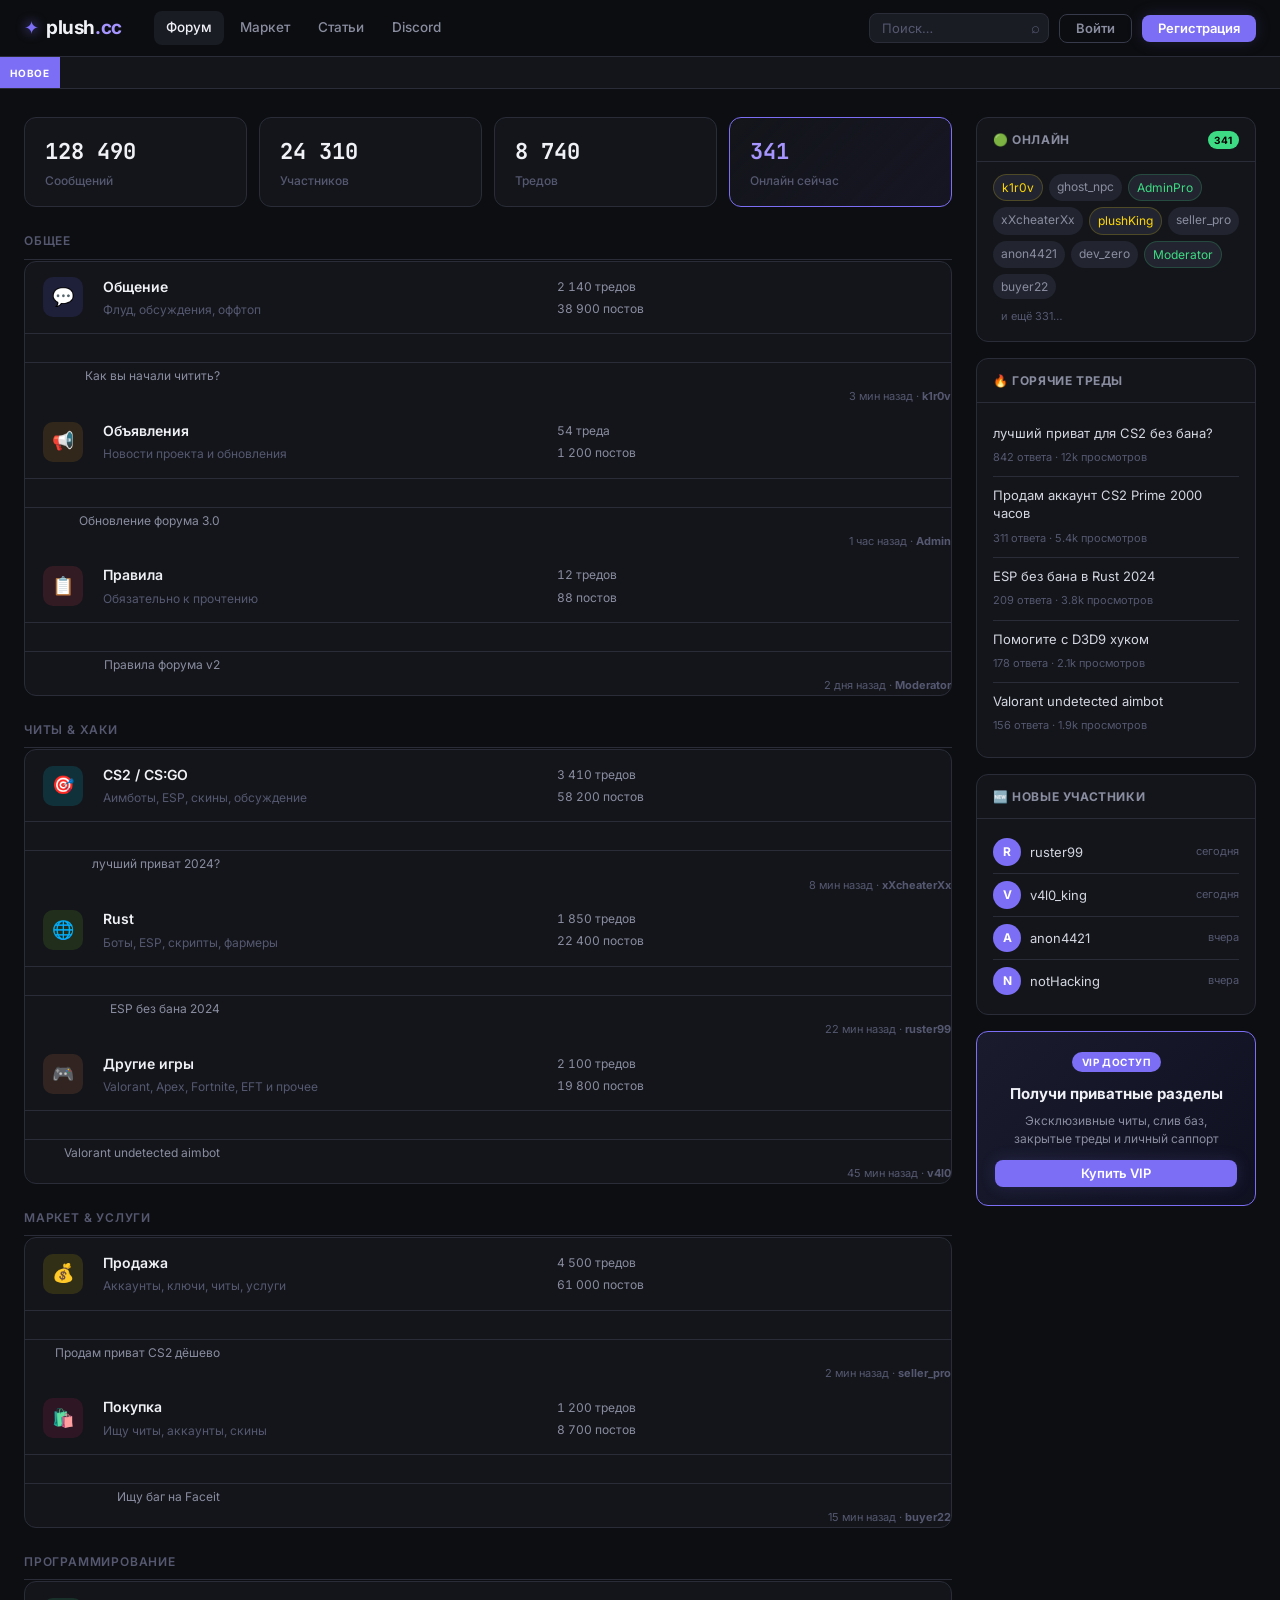
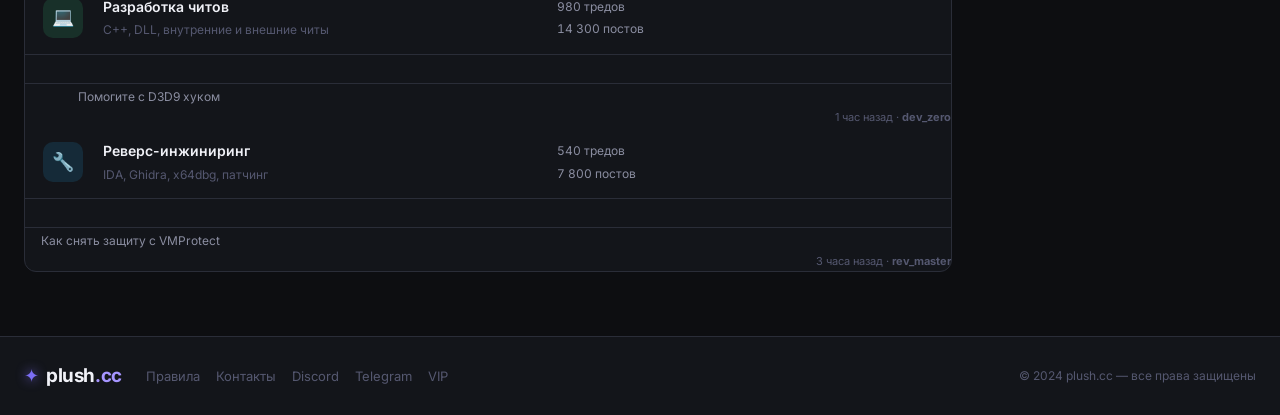
<file: index.html>
<!DOCTYPE html>
<html lang="ru">
<head>
  <meta charset="UTF-8">
  <meta name="viewport" content="width=device-width, initial-scale=1.0">
  <title>plush.cc — форум</title>
  <link rel="stylesheet" href="style.css">
  <link rel="preconnect" href="https://fonts.googleapis.com">
  <link href="https://fonts.googleapis.com/css2?family=Inter:wght@400;500;600;700&family=JetBrains+Mono:wght@400;600&display=swap" rel="stylesheet">
</head>
<body>

<!-- TOP NAV -->
<header class="topbar">
  <div class="topbar-inner">
    <a href="index.html" class="logo">
      <span class="logo-mark">✦</span>
      <span class="logo-text">plush<span class="logo-accent">.cc</span></span>
    </a>
    <nav class="topnav">
      <a href="index.html" class="nav-link active">Форум</a>
      <a href="#" class="nav-link">Маркет</a>
      <a href="#" class="nav-link">Статьи</a>
      <a href="#" class="nav-link">Discord</a>
    </nav>
    <div class="topbar-right">
      <div class="search-wrap">
        <input type="text" class="search-input" placeholder="Поиск…">
        <span class="search-icon">⌕</span>
      </div>
      <a href="login.html" class="btn btn-ghost">Войти</a>
      <a href="register.html" class="btn btn-primary">Регистрация</a>
    </div>
  </div>
</header>

<!-- TICKER -->
<div class="ticker-bar">
  <span class="ticker-label">НОВОЕ</span>
  <div class="ticker-track">
    <span>Release v2.4.1 — новая версия чита &nbsp;·&nbsp; Розыгрыш ключа 🎁 &nbsp;·&nbsp; Форум обновлён &nbsp;·&nbsp; CSGO патч сегодня &nbsp;·&nbsp; Конкурс скриншотов &nbsp;·&nbsp; VIP-пользователей уже 3 400+</span>
  </div>
</div>

<div class="page-wrap">

  <!-- MAIN CONTENT -->
  <main class="forum-main">

    <!-- HERO STATS -->
    <section class="hero-stats">
      <div class="stat-card">
        <span class="stat-num">128 490</span>
        <span class="stat-label">Сообщений</span>
      </div>
      <div class="stat-card">
        <span class="stat-num">24 310</span>
        <span class="stat-label">Участников</span>
      </div>
      <div class="stat-card">
        <span class="stat-num">8 740</span>
        <span class="stat-label">Тредов</span>
      </div>
      <div class="stat-card highlight">
        <span class="stat-num">341</span>
        <span class="stat-label">Онлайн сейчас</span>
      </div>
    </section>

    <!-- CATEGORY: GENERAL -->
    <section class="forum-section">
      <div class="section-head">
        <h2 class="section-title">Общее</h2>
      </div>

      <div class="category-block">
        <a href="forum.html" class="category-row">
          <div class="cat-icon-wrap" style="background:#6c63ff22;color:#6c63ff">💬</div>
          <div class="cat-info">
            <div class="cat-name">Общение</div>
            <div class="cat-desc">Флуд, обсуждения, оффтоп</div>
          </div>
          <div class="cat-meta">
            <span class="meta-threads">2 140 тредов</span>
            <span class="meta-posts">38 900 постов</span>
          </div>
          <div class="cat-last">
            <a href="thread.html" class="last-thread-title">Как вы начали читить?</a>
            <span class="last-thread-time">3 мин назад · <b>k1r0v</b></span>
          </div>
        </a>

        <a href="forum.html" class="category-row">
          <div class="cat-icon-wrap" style="background:#f5a62322;color:#f5a623">📢</div>
          <div class="cat-info">
            <div class="cat-name">Объявления</div>
            <div class="cat-desc">Новости проекта и обновления</div>
          </div>
          <div class="cat-meta">
            <span class="meta-threads">54 треда</span>
            <span class="meta-posts">1 200 постов</span>
          </div>
          <div class="cat-last">
            <a href="thread.html" class="last-thread-title">Обновление форума 3.0</a>
            <span class="last-thread-time">1 час назад · <b>Admin</b></span>
          </div>
        </a>

        <a href="forum.html" class="category-row">
          <div class="cat-icon-wrap" style="background:#ff445522;color:#ff4455">📋</div>
          <div class="cat-info">
            <div class="cat-name">Правила</div>
            <div class="cat-desc">Обязательно к прочтению</div>
          </div>
          <div class="cat-meta">
            <span class="meta-threads">12 тредов</span>
            <span class="meta-posts">88 постов</span>
          </div>
          <div class="cat-last">
            <a href="thread.html" class="last-thread-title">Правила форума v2</a>
            <span class="last-thread-time">2 дня назад · <b>Moderator</b></span>
          </div>
        </a>
      </div>
    </section>

    <!-- CATEGORY: CHEATS -->
    <section class="forum-section">
      <div class="section-head">
        <h2 class="section-title">Читы & Хаки</h2>
      </div>

      <div class="category-block">
        <a href="forum.html" class="category-row">
          <div class="cat-icon-wrap" style="background:#00e5ff22;color:#00e5ff">🎯</div>
          <div class="cat-info">
            <div class="cat-name">CS2 / CS:GO</div>
            <div class="cat-desc">Аимботы, ESP, скины, обсуждение</div>
          </div>
          <div class="cat-meta">
            <span class="meta-threads">3 410 тредов</span>
            <span class="meta-posts">58 200 постов</span>
          </div>
          <div class="cat-last">
            <a href="thread.html" class="last-thread-title">лучший приват 2024?</a>
            <span class="last-thread-time">8 мин назад · <b>xXcheaterXx</b></span>
          </div>
        </a>

        <a href="forum.html" class="category-row">
          <div class="cat-icon-wrap" style="background:#7ed32122;color:#7ed321">🌐</div>
          <div class="cat-info">
            <div class="cat-name">Rust</div>
            <div class="cat-desc">Боты, ESP, скрипты, фармеры</div>
          </div>
          <div class="cat-meta">
            <span class="meta-threads">1 850 тредов</span>
            <span class="meta-posts">22 400 постов</span>
          </div>
          <div class="cat-last">
            <a href="thread.html" class="last-thread-title">ESP без бана 2024</a>
            <span class="last-thread-time">22 мин назад · <b>ruster99</b></span>
          </div>
        </a>

        <a href="forum.html" class="category-row">
          <div class="cat-icon-wrap" style="background:#ff914d22;color:#ff914d">🎮</div>
          <div class="cat-info">
            <div class="cat-name">Другие игры</div>
            <div class="cat-desc">Valorant, Apex, Fortnite, EFT и прочее</div>
          </div>
          <div class="cat-meta">
            <span class="meta-threads">2 100 тредов</span>
            <span class="meta-posts">19 800 постов</span>
          </div>
          <div class="cat-last">
            <a href="thread.html" class="last-thread-title">Valorant undetected aimbot</a>
            <span class="last-thread-time">45 мин назад · <b>v4l0</b></span>
          </div>
        </a>
      </div>
    </section>

    <!-- CATEGORY: MARKET -->
    <section class="forum-section">
      <div class="section-head">
        <h2 class="section-title">Маркет & Услуги</h2>
      </div>

      <div class="category-block">
        <a href="forum.html" class="category-row">
          <div class="cat-icon-wrap" style="background:#ffd70022;color:#ffd700">💰</div>
          <div class="cat-info">
            <div class="cat-name">Продажа</div>
            <div class="cat-desc">Аккаунты, ключи, читы, услуги</div>
          </div>
          <div class="cat-meta">
            <span class="meta-threads">4 500 тредов</span>
            <span class="meta-posts">61 000 постов</span>
          </div>
          <div class="cat-last">
            <a href="thread.html" class="last-thread-title">Продам приват CS2 дёшево</a>
            <span class="last-thread-time">2 мин назад · <b>seller_pro</b></span>
          </div>
        </a>

        <a href="forum.html" class="category-row">
          <div class="cat-icon-wrap" style="background:#e91e6322;color:#e91e63">🛍️</div>
          <div class="cat-info">
            <div class="cat-name">Покупка</div>
            <div class="cat-desc">Ищу читы, аккаунты, скины</div>
          </div>
          <div class="cat-meta">
            <span class="meta-threads">1 200 тредов</span>
            <span class="meta-posts">8 700 постов</span>
          </div>
          <div class="cat-last">
            <a href="thread.html" class="last-thread-title">Ищу баг на Faceit</a>
            <span class="last-thread-time">15 мин назад · <b>buyer22</b></span>
          </div>
        </a>
      </div>
    </section>

    <!-- CATEGORY: CODING -->
    <section class="forum-section">
      <div class="section-head">
        <h2 class="section-title">Программирование</h2>
      </div>

      <div class="category-block">
        <a href="forum.html" class="category-row">
          <div class="cat-icon-wrap" style="background:#3ddc8422;color:#3ddc84">💻</div>
          <div class="cat-info">
            <div class="cat-name">Разработка читов</div>
            <div class="cat-desc">C++, DLL, внутренние и внешние читы</div>
          </div>
          <div class="cat-meta">
            <span class="meta-threads">980 тредов</span>
            <span class="meta-posts">14 300 постов</span>
          </div>
          <div class="cat-last">
            <a href="thread.html" class="last-thread-title">Помогите с D3D9 хуком</a>
            <span class="last-thread-time">1 час назад · <b>dev_zero</b></span>
          </div>
        </a>

        <a href="forum.html" class="category-row">
          <div class="cat-icon-wrap" style="background:#29b6f622;color:#29b6f6">🔧</div>
          <div class="cat-info">
            <div class="cat-name">Реверс-инжиниринг</div>
            <div class="cat-desc">IDA, Ghidra, x64dbg, патчинг</div>
          </div>
          <div class="cat-meta">
            <span class="meta-threads">540 тредов</span>
            <span class="meta-posts">7 800 постов</span>
          </div>
          <div class="cat-last">
            <a href="thread.html" class="last-thread-title">Как снять защиту с VMProtect</a>
            <span class="last-thread-time">3 часа назад · <b>rev_master</b></span>
          </div>
        </a>
      </div>
    </section>

  </main>

  <!-- SIDEBAR -->
  <aside class="sidebar">

    <!-- Online users -->
    <div class="widget">
      <div class="widget-head">🟢 Онлайн <span class="badge">341</span></div>
      <div class="widget-body online-list">
        <span class="online-user vip">k1r0v</span>
        <span class="online-user">ghost_npc</span>
        <span class="online-user mod">AdminPro</span>
        <span class="online-user">xXcheaterXx</span>
        <span class="online-user vip">plushKing</span>
        <span class="online-user">seller_pro</span>
        <span class="online-user">anon4421</span>
        <span class="online-user">dev_zero</span>
        <span class="online-user mod">Moderator</span>
        <span class="online-user">buyer22</span>
        <span class="online-more">и ещё 331…</span>
      </div>
    </div>

    <!-- Top threads -->
    <div class="widget">
      <div class="widget-head">🔥 Горячие треды</div>
      <div class="widget-body">
        <div class="hot-thread">
          <a href="thread.html" class="hot-title">лучший приват для CS2 без бана?</a>
          <span class="hot-meta">842 ответа · 12k просмотров</span>
        </div>
        <div class="hot-thread">
          <a href="thread.html" class="hot-title">Продам аккаунт CS2 Prime 2000 часов</a>
          <span class="hot-meta">311 ответа · 5.4k просмотров</span>
        </div>
        <div class="hot-thread">
          <a href="thread.html" class="hot-title">ESP без бана в Rust 2024</a>
          <span class="hot-meta">209 ответа · 3.8k просмотров</span>
        </div>
        <div class="hot-thread">
          <a href="thread.html" class="hot-title">Помогите с D3D9 хуком</a>
          <span class="hot-meta">178 ответа · 2.1k просмотров</span>
        </div>
        <div class="hot-thread">
          <a href="thread.html" class="hot-title">Valorant undetected aimbot</a>
          <span class="hot-meta">156 ответа · 1.9k просмотров</span>
        </div>
      </div>
    </div>

    <!-- New members -->
    <div class="widget">
      <div class="widget-head">🆕 Новые участники</div>
      <div class="widget-body">
        <div class="new-member">
          <span class="avatar-sm">R</span>
          <span class="member-name">ruster99</span>
          <span class="member-date">сегодня</span>
        </div>
        <div class="new-member">
          <span class="avatar-sm">V</span>
          <span class="member-name">v4l0_king</span>
          <span class="member-date">сегодня</span>
        </div>
        <div class="new-member">
          <span class="avatar-sm">A</span>
          <span class="member-name">anon4421</span>
          <span class="member-date">вчера</span>
        </div>
        <div class="new-member">
          <span class="avatar-sm">N</span>
          <span class="member-name">notHacking</span>
          <span class="member-date">вчера</span>
        </div>
      </div>
    </div>

    <!-- Banner -->
    <div class="widget widget-banner">
      <div class="banner-tag">VIP ДОСТУП</div>
      <div class="banner-title">Получи приватные разделы</div>
      <div class="banner-desc">Эксклюзивные читы, слив баз, закрытые треды и личный саппорт</div>
      <a href="#" class="btn btn-primary" style="width:100%;text-align:center;margin-top:12px">Купить VIP</a>
    </div>

  </aside>

</div>

<!-- FOOTER -->
<footer class="site-footer">
  <div class="footer-inner">
    <a href="index.html" class="logo">
      <span class="logo-mark">✦</span>
      <span class="logo-text">plush<span class="logo-accent">.cc</span></span>
    </a>
    <div class="footer-links">
      <a href="#">Правила</a>
      <a href="#">Контакты</a>
      <a href="#">Discord</a>
      <a href="#">Telegram</a>
      <a href="#">VIP</a>
    </div>
    <div class="footer-copy">© 2024 plush.cc — все права защищены</div>
  </div>
</footer>

<script src="main.js"></script>
</body>
</html>
</file>
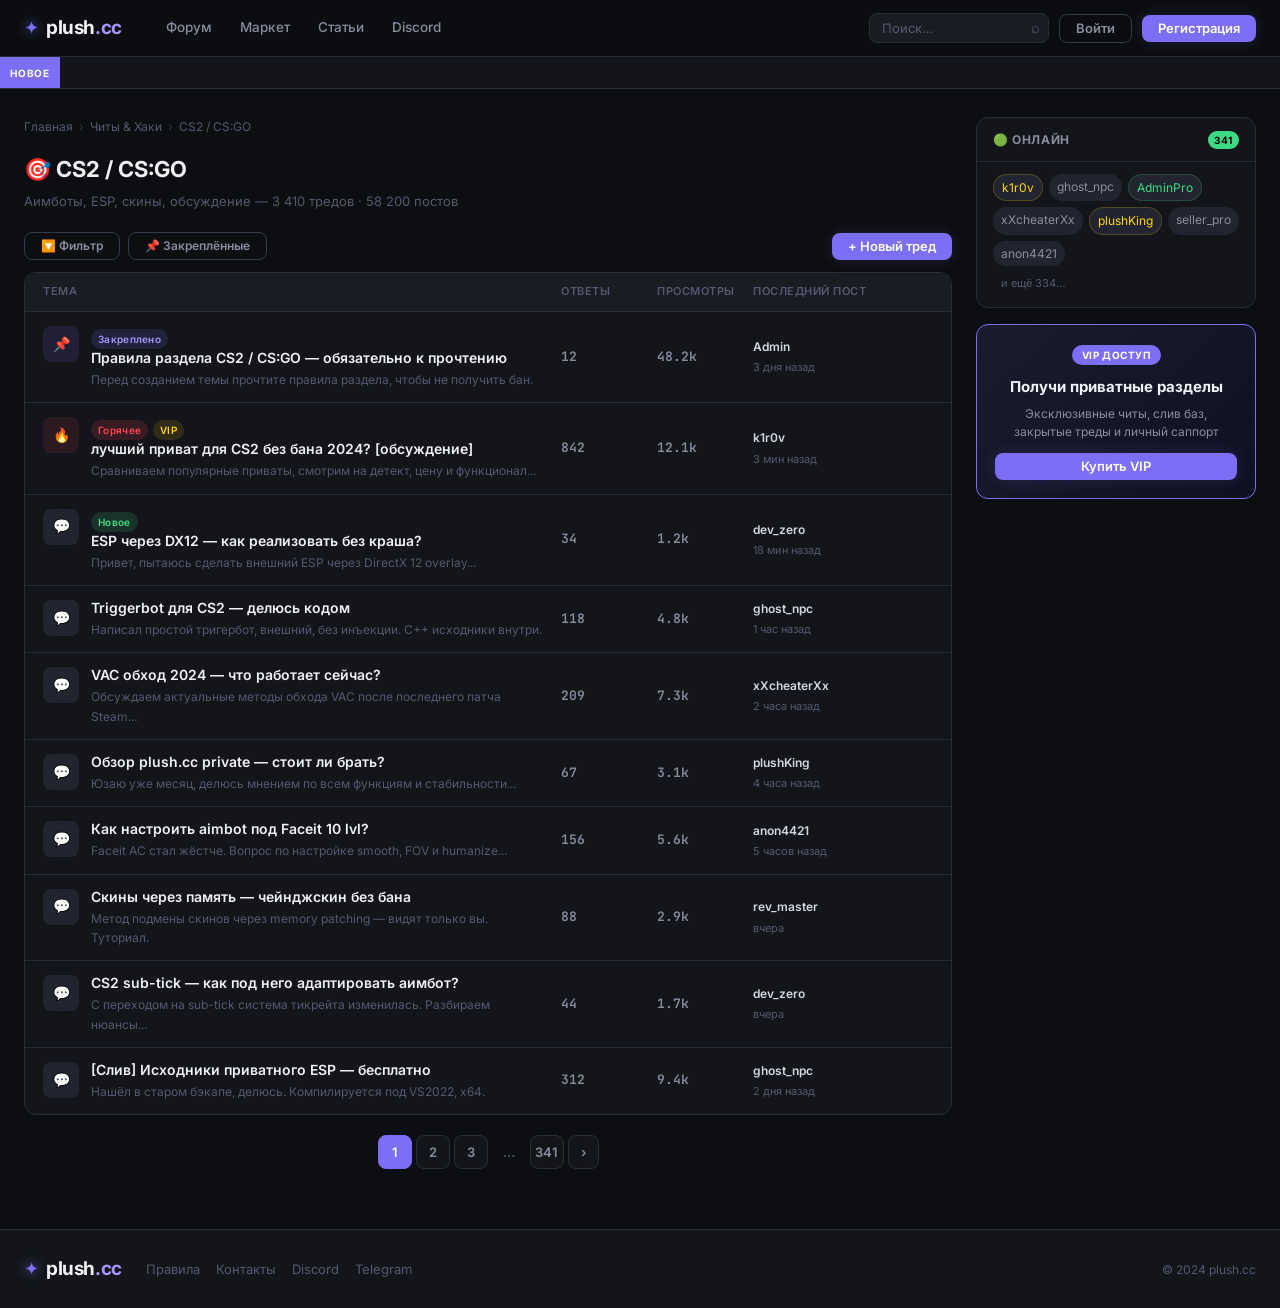
<file: forum.html>
<!DOCTYPE html>
<html lang="ru">
<head>
  <meta charset="UTF-8">
  <meta name="viewport" content="width=device-width, initial-scale=1.0">
  <title>CS2 / CS:GO — plush.cc</title>
  <link rel="stylesheet" href="style.css">
  <link rel="preconnect" href="https://fonts.googleapis.com">
  <link href="https://fonts.googleapis.com/css2?family=Inter:wght@400;500;600;700&family=JetBrains+Mono:wght@400;600&display=swap" rel="stylesheet">
</head>
<body>

<header class="topbar">
  <div class="topbar-inner">
    <a href="index.html" class="logo">
      <span class="logo-mark">✦</span>
      <span class="logo-text">plush<span class="logo-accent">.cc</span></span>
    </a>
    <nav class="topnav">
      <a href="index.html" class="nav-link active">Форум</a>
      <a href="#" class="nav-link">Маркет</a>
      <a href="#" class="nav-link">Статьи</a>
      <a href="#" class="nav-link">Discord</a>
    </nav>
    <div class="topbar-right">
      <div class="search-wrap">
        <input type="text" class="search-input" placeholder="Поиск…">
        <span class="search-icon">⌕</span>
      </div>
      <a href="login.html" class="btn btn-ghost">Войти</a>
      <a href="register.html" class="btn btn-primary">Регистрация</a>
    </div>
  </div>
</header>

<div class="ticker-bar">
  <span class="ticker-label">НОВОЕ</span>
  <div class="ticker-track">
    <span>Release v2.4.1 — новая версия чита &nbsp;·&nbsp; Розыгрыш ключа 🎁 &nbsp;·&nbsp; Форум обновлён &nbsp;·&nbsp; CSGO патч сегодня &nbsp;·&nbsp; Конкурс скриншотов &nbsp;·&nbsp; VIP-пользователей уже 3 400+</span>
  </div>
</div>

<div class="page-wrap">
  <main class="forum-main">

    <div class="breadcrumb">
      <a href="index.html">Главная</a>
      <span class="breadcrumb-sep">›</span>
      <a href="#">Читы & Хаки</a>
      <span class="breadcrumb-sep">›</span>
      <span>CS2 / CS:GO</span>
    </div>

    <div class="page-header">
      <h1 class="page-title">🎯 CS2 / CS:GO</h1>
      <p class="page-subtitle">Аимботы, ESP, скины, обсуждение — 3 410 тредов · 58 200 постов</p>
    </div>

    <div class="thread-actions">
      <div style="display:flex;gap:8px">
        <button class="btn btn-ghost" style="font-size:12px">🔽 Фильтр</button>
        <button class="btn btn-ghost" style="font-size:12px">📌 Закреплённые</button>
      </div>
      <a href="thread.html" class="btn btn-primary">+ Новый тред</a>
    </div>

    <div class="thread-list">
      <div class="thread-list-head">
        <span>Тема</span>
        <span>Ответы</span>
        <span>Просмотры</span>
        <span>Последний пост</span>
      </div>

      <!-- Pinned -->
      <a href="thread.html" class="thread-row">
        <div class="thread-main">
          <div class="thread-icon pinned">📌</div>
          <div>
            <div class="thread-tags"><span class="tag tag-pinned">Закреплено</span></div>
            <div class="thread-title-text">Правила раздела CS2 / CS:GO — обязательно к прочтению</div>
            <div class="thread-preview">Перед созданием темы прочтите правила раздела, чтобы не получить бан.</div>
          </div>
        </div>
        <div class="count-cell">12</div>
        <div class="count-cell">48.2k</div>
        <div class="last-post">
          <span class="last-post-user">Admin</span>
          <span class="last-post-time">3 дня назад</span>
        </div>
      </a>

      <!-- Hot thread -->
      <a href="thread.html" class="thread-row">
        <div class="thread-main">
          <div class="thread-icon hot">🔥</div>
          <div>
            <div class="thread-tags"><span class="tag tag-hot">Горячее</span><span class="tag tag-vip">VIP</span></div>
            <div class="thread-title-text">лучший приват для CS2 без бана 2024? [обсуждение]</div>
            <div class="thread-preview">Сравниваем популярные приваты, смотрим на детект, цену и функционал...</div>
          </div>
        </div>
        <div class="count-cell">842</div>
        <div class="count-cell">12.1k</div>
        <div class="last-post">
          <span class="last-post-user">k1r0v</span>
          <span class="last-post-time">3 мин назад</span>
        </div>
      </a>

      <!-- Regular threads -->
      <a href="thread.html" class="thread-row">
        <div class="thread-main">
          <div class="thread-icon">💬</div>
          <div>
            <div class="thread-tags"><span class="tag tag-new">Новое</span></div>
            <div class="thread-title-text">ESP через DX12 — как реализовать без краша?</div>
            <div class="thread-preview">Привет, пытаюсь сделать внешний ESP через DirectX 12 overlay...</div>
          </div>
        </div>
        <div class="count-cell">34</div>
        <div class="count-cell">1.2k</div>
        <div class="last-post">
          <span class="last-post-user">dev_zero</span>
          <span class="last-post-time">18 мин назад</span>
        </div>
      </a>

      <a href="thread.html" class="thread-row">
        <div class="thread-main">
          <div class="thread-icon">💬</div>
          <div>
            <div class="thread-title-text">Triggerbot для CS2 — делюсь кодом</div>
            <div class="thread-preview">Написал простой тригербот, внешний, без инъекции. C++ исходники внутри.</div>
          </div>
        </div>
        <div class="count-cell">118</div>
        <div class="count-cell">4.8k</div>
        <div class="last-post">
          <span class="last-post-user">ghost_npc</span>
          <span class="last-post-time">1 час назад</span>
        </div>
      </a>

      <a href="thread.html" class="thread-row">
        <div class="thread-main">
          <div class="thread-icon">💬</div>
          <div>
            <div class="thread-title-text">VAC обход 2024 — что работает сейчас?</div>
            <div class="thread-preview">Обсуждаем актуальные методы обхода VAC после последнего патча Steam...</div>
          </div>
        </div>
        <div class="count-cell">209</div>
        <div class="count-cell">7.3k</div>
        <div class="last-post">
          <span class="last-post-user">xXcheaterXx</span>
          <span class="last-post-time">2 часа назад</span>
        </div>
      </a>

      <a href="thread.html" class="thread-row">
        <div class="thread-main">
          <div class="thread-icon">💬</div>
          <div>
            <div class="thread-title-text">Обзор plush.cc private — стоит ли брать?</div>
            <div class="thread-preview">Юзаю уже месяц, делюсь мнением по всем функциям и стабильности...</div>
          </div>
        </div>
        <div class="count-cell">67</div>
        <div class="count-cell">3.1k</div>
        <div class="last-post">
          <span class="last-post-user">plushKing</span>
          <span class="last-post-time">4 часа назад</span>
        </div>
      </a>

      <a href="thread.html" class="thread-row">
        <div class="thread-main">
          <div class="thread-icon">💬</div>
          <div>
            <div class="thread-title-text">Как настроить aimbot под Faceit 10 lvl?</div>
            <div class="thread-preview">Faceit AC стал жёстче. Вопрос по настройке smooth, FOV и humanize...</div>
          </div>
        </div>
        <div class="count-cell">156</div>
        <div class="count-cell">5.6k</div>
        <div class="last-post">
          <span class="last-post-user">anon4421</span>
          <span class="last-post-time">5 часов назад</span>
        </div>
      </a>

      <a href="thread.html" class="thread-row">
        <div class="thread-main">
          <div class="thread-icon">💬</div>
          <div>
            <div class="thread-title-text">Скины через память — чейнджскин без бана</div>
            <div class="thread-preview">Метод подмены скинов через memory patching — видят только вы. Туториал.</div>
          </div>
        </div>
        <div class="count-cell">88</div>
        <div class="count-cell">2.9k</div>
        <div class="last-post">
          <span class="last-post-user">rev_master</span>
          <span class="last-post-time">вчера</span>
        </div>
      </a>

      <a href="thread.html" class="thread-row">
        <div class="thread-main">
          <div class="thread-icon">💬</div>
          <div>
            <div class="thread-title-text">CS2 sub-tick — как под него адаптировать аимбот?</div>
            <div class="thread-preview">С переходом на sub-tick система тикрейта изменилась. Разбираем нюансы...</div>
          </div>
        </div>
        <div class="count-cell">44</div>
        <div class="count-cell">1.7k</div>
        <div class="last-post">
          <span class="last-post-user">dev_zero</span>
          <span class="last-post-time">вчера</span>
        </div>
      </a>

      <a href="thread.html" class="thread-row">
        <div class="thread-main">
          <div class="thread-icon">💬</div>
          <div>
            <div class="thread-title-text">[Слив] Исходники приватного ESP — бесплатно</div>
            <div class="thread-preview">Нашёл в старом бэкапе, делюсь. Компилируется под VS2022, x64.</div>
          </div>
        </div>
        <div class="count-cell">312</div>
        <div class="count-cell">9.4k</div>
        <div class="last-post">
          <span class="last-post-user">ghost_npc</span>
          <span class="last-post-time">2 дня назад</span>
        </div>
      </a>

    </div>

    <!-- Pagination -->
    <div class="pagination">
      <a href="#" class="page-btn active">1</a>
      <a href="#" class="page-btn">2</a>
      <a href="#" class="page-btn">3</a>
      <span class="page-btn" style="border:none;background:none;color:var(--text3)">…</span>
      <a href="#" class="page-btn">341</a>
      <a href="#" class="page-btn" style="width:auto;padding:0 12px">›</a>
    </div>

  </main>

  <aside class="sidebar">
    <div class="widget">
      <div class="widget-head">🟢 Онлайн <span class="badge">341</span></div>
      <div class="widget-body online-list">
        <span class="online-user vip">k1r0v</span>
        <span class="online-user">ghost_npc</span>
        <span class="online-user mod">AdminPro</span>
        <span class="online-user">xXcheaterXx</span>
        <span class="online-user vip">plushKing</span>
        <span class="online-user">seller_pro</span>
        <span class="online-user">anon4421</span>
        <span class="online-more">и ещё 334…</span>
      </div>
    </div>

    <div class="widget widget-banner">
      <div class="banner-tag">VIP ДОСТУП</div>
      <div class="banner-title">Получи приватные разделы</div>
      <div class="banner-desc">Эксклюзивные читы, слив баз, закрытые треды и личный саппорт</div>
      <a href="#" class="btn btn-primary" style="width:100%;text-align:center;margin-top:12px">Купить VIP</a>
    </div>
  </aside>
</div>

<footer class="site-footer">
  <div class="footer-inner">
    <a href="index.html" class="logo">
      <span class="logo-mark">✦</span>
      <span class="logo-text">plush<span class="logo-accent">.cc</span></span>
    </a>
    <div class="footer-links">
      <a href="#">Правила</a>
      <a href="#">Контакты</a>
      <a href="#">Discord</a>
      <a href="#">Telegram</a>
    </div>
    <div class="footer-copy">© 2024 plush.cc</div>
  </div>
</footer>

<script src="main.js"></script>
</body>
</html>
</file>
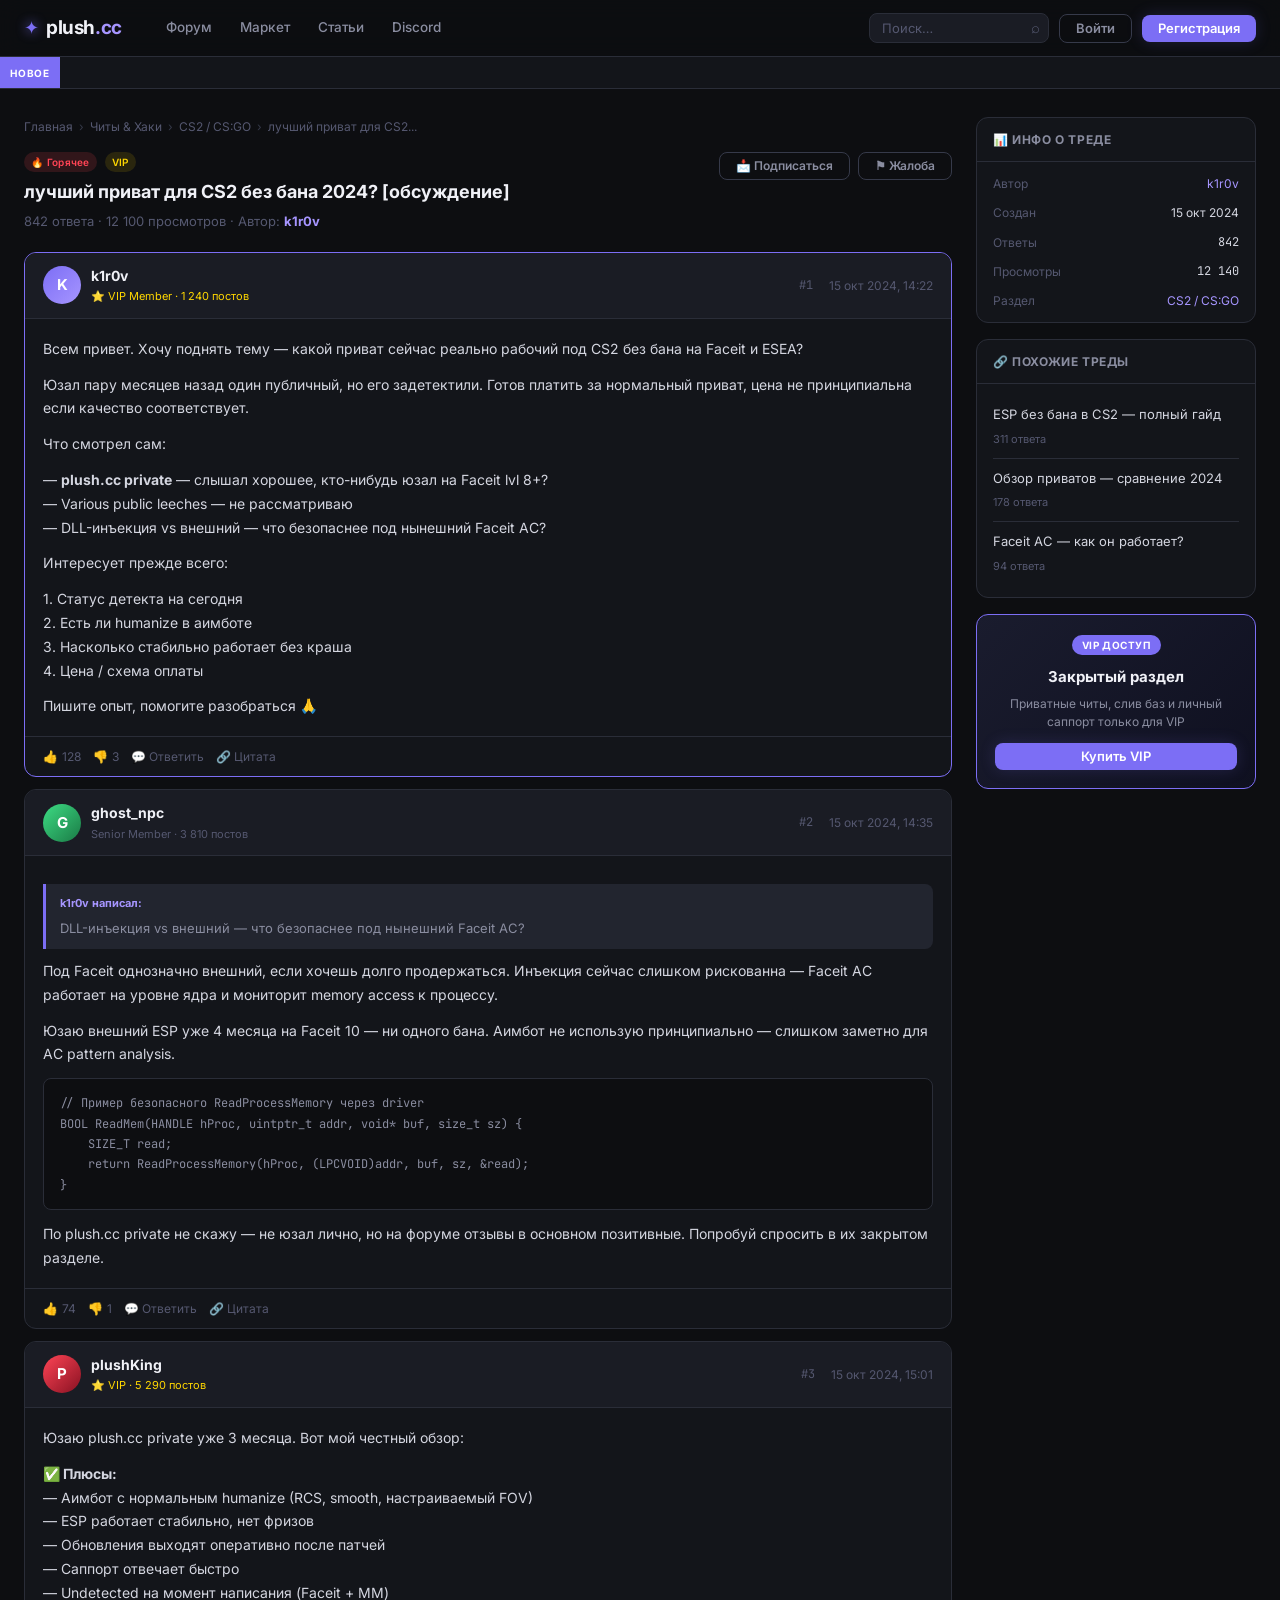
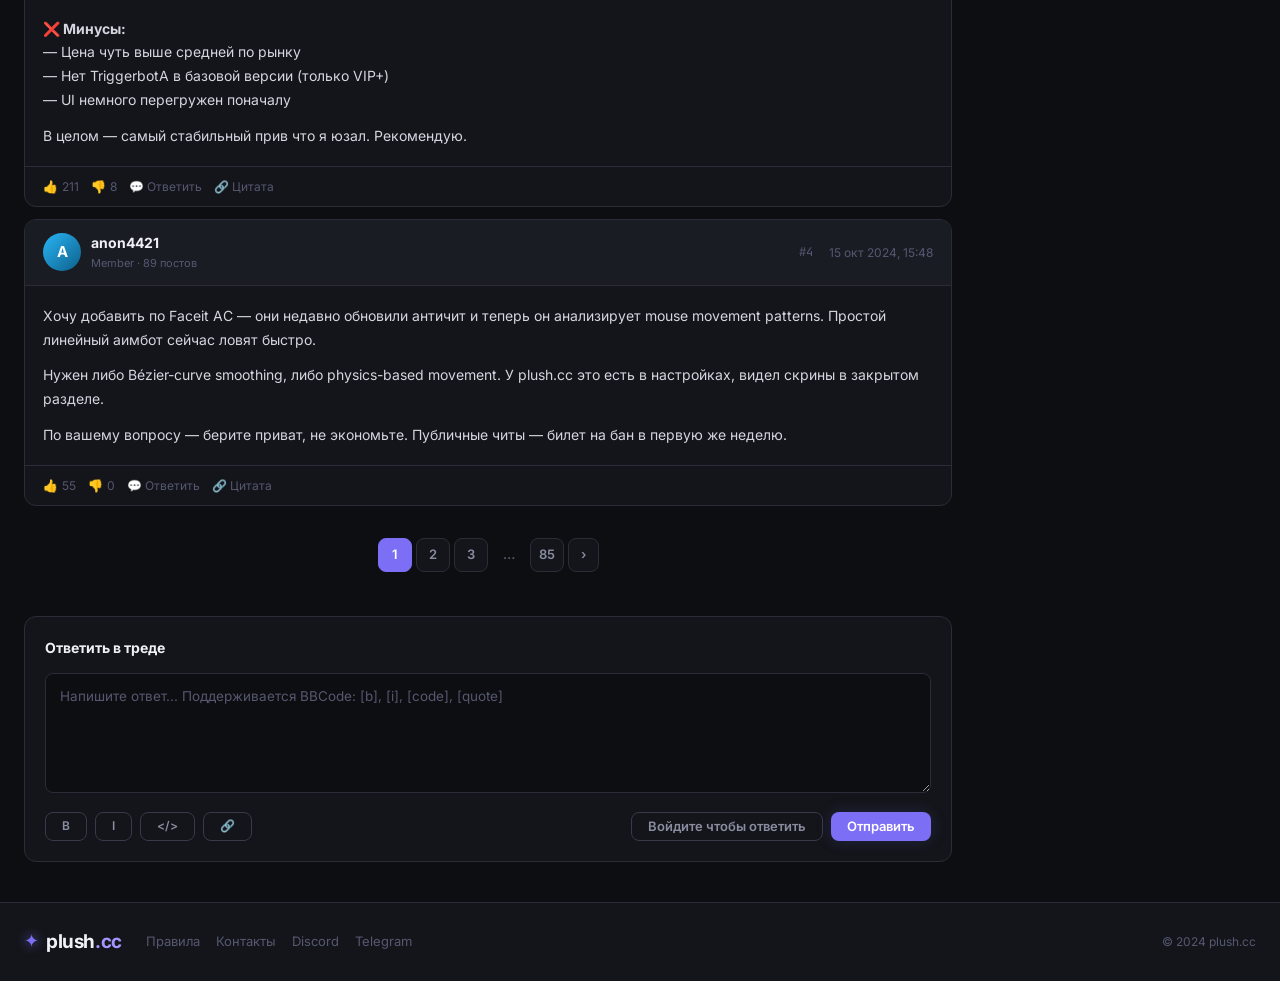
<file: thread.html>
<!DOCTYPE html>
<html lang="ru">
<head>
  <meta charset="UTF-8">
  <meta name="viewport" content="width=device-width, initial-scale=1.0">
  <title>лучший приват для CS2 — plush.cc</title>
  <link rel="stylesheet" href="style.css">
  <link rel="preconnect" href="https://fonts.googleapis.com">
  <link href="https://fonts.googleapis.com/css2?family=Inter:wght@400;500;600;700&family=JetBrains+Mono:wght@400;600&display=swap" rel="stylesheet">
</head>
<body>

<header class="topbar">
  <div class="topbar-inner">
    <a href="index.html" class="logo">
      <span class="logo-mark">✦</span>
      <span class="logo-text">plush<span class="logo-accent">.cc</span></span>
    </a>
    <nav class="topnav">
      <a href="index.html" class="nav-link active">Форум</a>
      <a href="#" class="nav-link">Маркет</a>
      <a href="#" class="nav-link">Статьи</a>
      <a href="#" class="nav-link">Discord</a>
    </nav>
    <div class="topbar-right">
      <div class="search-wrap">
        <input type="text" class="search-input" placeholder="Поиск…">
        <span class="search-icon">⌕</span>
      </div>
      <a href="login.html" class="btn btn-ghost">Войти</a>
      <a href="register.html" class="btn btn-primary">Регистрация</a>
    </div>
  </div>
</header>

<div class="ticker-bar">
  <span class="ticker-label">НОВОЕ</span>
  <div class="ticker-track">
    <span>Release v2.4.1 — новая версия чита &nbsp;·&nbsp; Розыгрыш ключа 🎁 &nbsp;·&nbsp; Форум обновлён &nbsp;·&nbsp; Конкурс скриншотов &nbsp;·&nbsp; VIP-пользователей уже 3 400+</span>
  </div>
</div>

<div class="page-wrap">
  <main class="forum-main">

    <div class="breadcrumb">
      <a href="index.html">Главная</a>
      <span class="breadcrumb-sep">›</span>
      <a href="#">Читы & Хаки</a>
      <span class="breadcrumb-sep">›</span>
      <a href="forum.html">CS2 / CS:GO</a>
      <span class="breadcrumb-sep">›</span>
      <span>лучший приват для CS2...</span>
    </div>

    <div class="page-header" style="display:flex;align-items:flex-start;justify-content:space-between;gap:16px">
      <div>
        <div style="display:flex;align-items:center;gap:8px;margin-bottom:6px">
          <span class="tag tag-hot">🔥 Горячее</span>
          <span class="tag tag-vip">VIP</span>
        </div>
        <h1 class="page-title" style="font-size:18px">лучший приват для CS2 без бана 2024? [обсуждение]</h1>
        <p class="page-subtitle">842 ответа · 12 100 просмотров · Автор: <b style="color:var(--accent2)">k1r0v</b></p>
      </div>
      <div style="display:flex;gap:8px;flex-shrink:0">
        <button class="btn btn-ghost" style="font-size:12px">📩 Подписаться</button>
        <button class="btn btn-ghost" style="font-size:12px">⚑ Жалоба</button>
      </div>
    </div>

    <!-- POST 1 (OP) -->
    <div class="post-block op">
      <div class="post-header">
        <div class="post-user">
          <div class="avatar" style="background:linear-gradient(135deg,#7c6ef5,#a695ff)">K</div>
          <div>
            <div class="user-name">k1r0v</div>
            <div class="user-rank vip-rank">⭐ VIP Member · 1 240 постов</div>
          </div>
        </div>
        <div class="post-meta-right">
          <span class="post-num">#1</span>
          <span class="post-time">15 окт 2024, 14:22</span>
        </div>
      </div>
      <div class="post-body">
        <p>Всем привет. Хочу поднять тему — какой приват сейчас реально рабочий под CS2 без бана на Faceit и ESEA?</p>
        <p>Юзал пару месяцев назад один публичный, но его задетектили. Готов платить за нормальный приват, цена не принципиальна если качество соответствует.</p>
        <p>Что смотрел сам:</p>
        <p>— <strong>plush.cc private</strong> — слышал хорошее, кто-нибудь юзал на Faceit lvl 8+?<br>
        — Various public leeches — не рассматриваю<br>
        — DLL-инъекция vs внешний — что безопаснее под нынешний Faceit AC?</p>
        <p>Интересует прежде всего:</p>
        <p>1. Статус детекта на сегодня<br>
        2. Есть ли humanize в аимботе<br>
        3. Насколько стабильно работает без краша<br>
        4. Цена / схема оплаты</p>
        <p>Пишите опыт, помогите разобраться 🙏</p>
      </div>
      <div class="post-footer">
        <span class="post-action">👍 <span>128</span></span>
        <span class="post-action">👎 <span>3</span></span>
        <span class="post-action">💬 Ответить</span>
        <span class="post-action">🔗 Цитата</span>
      </div>
    </div>

    <!-- POST 2 -->
    <div class="post-block">
      <div class="post-header">
        <div class="post-user">
          <div class="avatar" style="background:linear-gradient(135deg,#3ddc84,#1a7a45)">G</div>
          <div>
            <div class="user-name">ghost_npc</div>
            <div class="user-rank">Senior Member · 3 810 постов</div>
          </div>
        </div>
        <div class="post-meta-right">
          <span class="post-num">#2</span>
          <span class="post-time">15 окт 2024, 14:35</span>
        </div>
      </div>
      <div class="post-body">
        <div class="quote-block">
          <div class="quote-author">k1r0v написал:</div>
          DLL-инъекция vs внешний — что безопаснее под нынешний Faceit AC?
        </div>
        <p>Под Faceit однозначно внешний, если хочешь долго продержаться. Инъекция сейчас слишком рискованна — Faceit AC работает на уровне ядра и мониторит memory access к процессу.</p>
        <p>Юзаю внешний ESP уже 4 месяца на Faceit 10 — ни одного бана. Аимбот не использую принципиально — слишком заметно для AC pattern analysis.</p>
        <pre>// Пример безопасного ReadProcessMemory через driver
BOOL ReadMem(HANDLE hProc, uintptr_t addr, void* buf, size_t sz) {
    SIZE_T read;
    return ReadProcessMemory(hProc, (LPCVOID)addr, buf, sz, &read);
}</pre>
        <p>По plush.cc private не скажу — не юзал лично, но на форуме отзывы в основном позитивные. Попробуй спросить в их закрытом разделе.</p>
      </div>
      <div class="post-footer">
        <span class="post-action">👍 <span>74</span></span>
        <span class="post-action">👎 <span>1</span></span>
        <span class="post-action">💬 Ответить</span>
        <span class="post-action">🔗 Цитата</span>
      </div>
    </div>

    <!-- POST 3 -->
    <div class="post-block">
      <div class="post-header">
        <div class="post-user">
          <div class="avatar" style="background:linear-gradient(135deg,#ff4455,#881122)">P</div>
          <div>
            <div class="user-name">plushKing</div>
            <div class="user-rank vip-rank">⭐ VIP · 5 290 постов</div>
          </div>
        </div>
        <div class="post-meta-right">
          <span class="post-num">#3</span>
          <span class="post-time">15 окт 2024, 15:01</span>
        </div>
      </div>
      <div class="post-body">
        <p>Юзаю plush.cc private уже 3 месяца. Вот мой честный обзор:</p>
        <p><strong>✅ Плюсы:</strong><br>
        — Аимбот с нормальным humanize (RCS, smooth, настраиваемый FOV)<br>
        — ESP работает стабильно, нет фризов<br>
        — Обновления выходят оперативно после патчей<br>
        — Саппорт отвечает быстро<br>
        — Undetected на момент написания (Faceit + MM)</p>
        <p><strong>❌ Минусы:</strong><br>
        — Цена чуть выше средней по рынку<br>
        — Нет TriggerbotA в базовой версии (только VIP+)<br>
        — UI немного перегружен поначалу</p>
        <p>В целом — самый стабильный прив что я юзал. Рекомендую.</p>
      </div>
      <div class="post-footer">
        <span class="post-action">👍 <span>211</span></span>
        <span class="post-action">👎 <span>8</span></span>
        <span class="post-action">💬 Ответить</span>
        <span class="post-action">🔗 Цитата</span>
      </div>
    </div>

    <!-- POST 4 -->
    <div class="post-block">
      <div class="post-header">
        <div class="post-user">
          <div class="avatar" style="background:linear-gradient(135deg,#29b6f6,#0d5f8a)">A</div>
          <div>
            <div class="user-name">anon4421</div>
            <div class="user-rank">Member · 89 постов</div>
          </div>
        </div>
        <div class="post-meta-right">
          <span class="post-num">#4</span>
          <span class="post-time">15 окт 2024, 15:48</span>
        </div>
      </div>
      <div class="post-body">
        <p>Хочу добавить по Faceit AC — они недавно обновили античит и теперь он анализирует mouse movement patterns. Простой линейный аимбот сейчас ловят быстро.</p>
        <p>Нужен либо Bézier-curve smoothing, либо physics-based movement. У plush.cc это есть в настройках, видел скрины в закрытом разделе.</p>
        <p>По вашему вопросу — берите приват, не экономьте. Публичные читы — билет на бан в первую же неделю.</p>
      </div>
      <div class="post-footer">
        <span class="post-action">👍 <span>55</span></span>
        <span class="post-action">👎 <span>0</span></span>
        <span class="post-action">💬 Ответить</span>
        <span class="post-action">🔗 Цитата</span>
      </div>
    </div>

    <!-- Pagination -->
    <div class="pagination">
      <a href="#" class="page-btn active">1</a>
      <a href="#" class="page-btn">2</a>
      <a href="#" class="page-btn">3</a>
      <span class="page-btn" style="border:none;background:none;color:var(--text3)">…</span>
      <a href="#" class="page-btn">85</a>
      <a href="#" class="page-btn" style="width:auto;padding:0 12px">›</a>
    </div>

    <!-- Reply box -->
    <div class="reply-box">
      <div class="reply-title">Ответить в треде</div>
      <textarea class="reply-textarea" placeholder="Напишите ответ... Поддерживается BBCode: [b], [i], [code], [quote]"></textarea>
      <div class="reply-actions">
        <div style="display:flex;gap:8px">
          <button class="btn btn-ghost" style="font-size:12px">B</button>
          <button class="btn btn-ghost" style="font-size:12px">I</button>
          <button class="btn btn-ghost" style="font-size:12px">&lt;/&gt;</button>
          <button class="btn btn-ghost" style="font-size:12px">🔗</button>
        </div>
        <div style="margin-left:auto;display:flex;gap:8px">
          <a href="login.html" class="btn btn-ghost">Войдите чтобы ответить</a>
          <button class="btn btn-primary" disabled>Отправить</button>
        </div>
      </div>
    </div>

  </main>

  <aside class="sidebar">
    <div class="widget">
      <div class="widget-head">📊 Инфо о треде</div>
      <div class="widget-body" style="display:flex;flex-direction:column;gap:10px">
        <div style="display:flex;justify-content:space-between">
          <span style="color:var(--text3);font-size:12px">Автор</span>
          <span style="font-size:12px;color:var(--accent2)">k1r0v</span>
        </div>
        <div style="display:flex;justify-content:space-between">
          <span style="color:var(--text3);font-size:12px">Создан</span>
          <span style="font-size:12px">15 окт 2024</span>
        </div>
        <div style="display:flex;justify-content:space-between">
          <span style="color:var(--text3);font-size:12px">Ответы</span>
          <span style="font-size:12px;font-family:var(--mono)">842</span>
        </div>
        <div style="display:flex;justify-content:space-between">
          <span style="color:var(--text3);font-size:12px">Просмотры</span>
          <span style="font-size:12px;font-family:var(--mono)">12 140</span>
        </div>
        <div style="display:flex;justify-content:space-between">
          <span style="color:var(--text3);font-size:12px">Раздел</span>
          <a href="forum.html" style="font-size:12px;color:var(--accent2)">CS2 / CS:GO</a>
        </div>
      </div>
    </div>

    <div class="widget">
      <div class="widget-head">🔗 Похожие треды</div>
      <div class="widget-body" style="display:flex;flex-direction:column;gap:1px">
        <div class="hot-thread">
          <a href="#" class="hot-title">ESP без бана в CS2 — полный гайд</a>
          <span class="hot-meta">311 ответа</span>
        </div>
        <div class="hot-thread">
          <a href="#" class="hot-title">Обзор приватов — сравнение 2024</a>
          <span class="hot-meta">178 ответа</span>
        </div>
        <div class="hot-thread">
          <a href="#" class="hot-title">Faceit AC — как он работает?</a>
          <span class="hot-meta">94 ответа</span>
        </div>
      </div>
    </div>

    <div class="widget widget-banner">
      <div class="banner-tag">VIP ДОСТУП</div>
      <div class="banner-title">Закрытый раздел</div>
      <div class="banner-desc">Приватные читы, слив баз и личный саппорт только для VIP</div>
      <a href="#" class="btn btn-primary" style="width:100%;text-align:center;margin-top:12px">Купить VIP</a>
    </div>
  </aside>
</div>

<footer class="site-footer">
  <div class="footer-inner">
    <a href="index.html" class="logo">
      <span class="logo-mark">✦</span>
      <span class="logo-text">plush<span class="logo-accent">.cc</span></span>
    </a>
    <div class="footer-links">
      <a href="#">Правила</a>
      <a href="#">Контакты</a>
      <a href="#">Discord</a>
      <a href="#">Telegram</a>
    </div>
    <div class="footer-copy">© 2024 plush.cc</div>
  </div>
</footer>

<script src="main.js"></script>
</body>
</html>
</file>
<file: style.css>
/* ========================================
   PLUSH.CC — FORUM STYLESHEET
   ======================================== */

:root {
  --bg:        #0d0e11;
  --bg2:       #13151a;
  --bg3:       #1a1c24;
  --bg4:       #22252f;
  --border:    #2a2d38;
  --border2:   #363a4a;
  --accent:    #7c6ef5;
  --accent2:   #a695ff;
  --accent-glow: rgba(124, 110, 245, 0.18);
  --green:     #3ddc84;
  --red:       #ff4455;
  --gold:      #ffd700;
  --text:      #d4d6e0;
  --text2:     #8a8da0;
  --text3:     #555870;
  --white:     #f0f1f7;
  --radius:    8px;
  --radius-lg: 12px;
  --font:      'Inter', sans-serif;
  --mono:      'JetBrains Mono', monospace;
}

*, *::before, *::after { box-sizing: border-box; margin: 0; padding: 0; }

html { scroll-behavior: smooth; }

body {
  background: var(--bg);
  color: var(--text);
  font-family: var(--font);
  font-size: 14px;
  line-height: 1.6;
  min-height: 100vh;
}

a { color: var(--accent2); text-decoration: none; transition: color .15s; }
a:hover { color: var(--white); }

/* ========= TOPBAR ========= */
.topbar {
  position: sticky;
  top: 0;
  z-index: 100;
  background: rgba(13,14,17,.92);
  backdrop-filter: blur(12px);
  border-bottom: 1px solid var(--border);
}

.topbar-inner {
  max-width: 1280px;
  margin: 0 auto;
  padding: 0 24px;
  height: 56px;
  display: flex;
  align-items: center;
  gap: 32px;
}

.logo {
  display: flex;
  align-items: center;
  gap: 7px;
  text-decoration: none;
  flex-shrink: 0;
}

.logo-mark {
  color: var(--accent);
  font-size: 18px;
  filter: drop-shadow(0 0 6px var(--accent));
}

.logo-text {
  font-size: 19px;
  font-weight: 700;
  color: var(--white);
  letter-spacing: -.4px;
}

.logo-accent { color: var(--accent2); }

.topnav {
  display: flex;
  align-items: center;
  gap: 4px;
  flex: 1;
}

.nav-link {
  padding: 6px 12px;
  border-radius: var(--radius);
  color: var(--text2);
  font-size: 13.5px;
  font-weight: 500;
  transition: all .15s;
}

.nav-link:hover, .nav-link.active {
  color: var(--white);
  background: var(--bg3);
}

.topbar-right {
  display: flex;
  align-items: center;
  gap: 10px;
}

.search-wrap {
  position: relative;
  display: flex;
  align-items: center;
}

.search-input {
  background: var(--bg3);
  border: 1px solid var(--border);
  border-radius: var(--radius);
  padding: 6px 32px 6px 12px;
  color: var(--text);
  font-family: var(--font);
  font-size: 13px;
  width: 180px;
  outline: none;
  transition: border-color .15s, width .2s;
}

.search-input::placeholder { color: var(--text3); }
.search-input:focus { border-color: var(--accent); width: 240px; }

.search-icon {
  position: absolute;
  right: 9px;
  color: var(--text3);
  font-size: 15px;
  pointer-events: none;
}

/* ========= BUTTONS ========= */
.btn {
  display: inline-flex;
  align-items: center;
  justify-content: center;
  padding: 7px 16px;
  border-radius: var(--radius);
  font-family: var(--font);
  font-size: 13px;
  font-weight: 600;
  cursor: pointer;
  text-decoration: none;
  transition: all .15s;
  border: none;
  line-height: 1;
}

.btn-ghost {
  background: transparent;
  border: 1px solid var(--border2);
  color: var(--text2);
}
.btn-ghost:hover { border-color: var(--accent); color: var(--accent2); }

.btn-primary {
  background: var(--accent);
  color: #fff;
  box-shadow: 0 0 16px var(--accent-glow);
}
.btn-primary:hover { background: var(--accent2); color: #fff; box-shadow: 0 0 24px rgba(124,110,245,.35); }

/* ========= TICKER ========= */
.ticker-bar {
  background: var(--bg2);
  border-bottom: 1px solid var(--border);
  height: 32px;
  display: flex;
  align-items: center;
  overflow: hidden;
  gap: 0;
}

.ticker-label {
  background: var(--accent);
  color: #fff;
  font-size: 10px;
  font-weight: 700;
  padding: 0 10px;
  height: 100%;
  display: flex;
  align-items: center;
  letter-spacing: .8px;
  flex-shrink: 0;
}

.ticker-track {
  flex: 1;
  overflow: hidden;
  white-space: nowrap;
  position: relative;
}

.ticker-track span {
  display: inline-block;
  animation: ticker 40s linear infinite;
  font-size: 12px;
  color: var(--text2);
  padding-left: 100%;
}

@keyframes ticker {
  from { transform: translateX(0); }
  to   { transform: translateX(-100%); }
}

/* ========= PAGE LAYOUT ========= */
.page-wrap {
  max-width: 1280px;
  margin: 28px auto;
  padding: 0 24px;
  display: grid;
  grid-template-columns: 1fr 280px;
  gap: 24px;
  align-items: start;
}

/* ========= HERO STATS ========= */
.hero-stats {
  display: grid;
  grid-template-columns: repeat(4, 1fr);
  gap: 12px;
  margin-bottom: 24px;
}

.stat-card {
  background: var(--bg2);
  border: 1px solid var(--border);
  border-radius: var(--radius-lg);
  padding: 16px 20px;
  display: flex;
  flex-direction: column;
  gap: 2px;
  transition: border-color .15s;
}

.stat-card:hover { border-color: var(--border2); }

.stat-card.highlight {
  border-color: var(--accent);
  background: linear-gradient(135deg, var(--bg2), rgba(124,110,245,.08));
}

.stat-num {
  font-size: 22px;
  font-weight: 700;
  color: var(--white);
  font-variant-numeric: tabular-nums;
  font-family: var(--mono);
}

.stat-card.highlight .stat-num { color: var(--accent2); }

.stat-label {
  font-size: 12px;
  color: var(--text3);
  font-weight: 500;
}

/* ========= FORUM SECTIONS ========= */
.forum-section {
  margin-bottom: 24px;
}

.section-head {
  padding: 0 0 8px 0;
  border-bottom: 1px solid var(--border);
  margin-bottom: 1px;
}

.section-title {
  font-size: 12px;
  font-weight: 600;
  color: var(--text3);
  text-transform: uppercase;
  letter-spacing: .8px;
}

.category-block {
  background: var(--bg2);
  border: 1px solid var(--border);
  border-radius: var(--radius-lg);
  overflow: hidden;
}

.category-row {
  display: grid;
  grid-template-columns: 44px 1fr 160px 200px;
  align-items: center;
  gap: 16px;
  padding: 14px 18px;
  border-bottom: 1px solid var(--border);
  transition: background .12s;
  text-decoration: none;
  color: inherit;
}

.category-row:last-child { border-bottom: none; }
.category-row:hover { background: var(--bg3); }

.cat-icon-wrap {
  width: 40px;
  height: 40px;
  border-radius: 10px;
  display: flex;
  align-items: center;
  justify-content: center;
  font-size: 18px;
  flex-shrink: 0;
}

.cat-name {
  font-size: 14px;
  font-weight: 600;
  color: var(--white);
  margin-bottom: 2px;
}

.cat-desc {
  font-size: 12px;
  color: var(--text3);
}

.cat-meta {
  display: flex;
  flex-direction: column;
  gap: 3px;
}

.meta-threads, .meta-posts {
  font-size: 12px;
  color: var(--text2);
  font-variant-numeric: tabular-nums;
}

.cat-last {
  display: flex;
  flex-direction: column;
  gap: 3px;
  text-align: right;
}

.last-thread-title {
  font-size: 12px;
  color: var(--text2);
  white-space: nowrap;
  overflow: hidden;
  text-overflow: ellipsis;
  max-width: 195px;
}

.last-thread-title:hover { color: var(--accent2); }

.last-thread-time {
  font-size: 11px;
  color: var(--text3);
}

/* ========= SIDEBAR ========= */
.sidebar {
  display: flex;
  flex-direction: column;
  gap: 16px;
}

.widget {
  background: var(--bg2);
  border: 1px solid var(--border);
  border-radius: var(--radius-lg);
  overflow: hidden;
}

.widget-head {
  padding: 12px 16px;
  font-size: 12px;
  font-weight: 700;
  color: var(--text2);
  text-transform: uppercase;
  letter-spacing: .6px;
  border-bottom: 1px solid var(--border);
  display: flex;
  align-items: center;
  gap: 8px;
}

.badge {
  background: var(--green);
  color: #000;
  font-size: 10px;
  font-weight: 700;
  border-radius: 20px;
  padding: 1px 6px;
  margin-left: auto;
}

.widget-body {
  padding: 12px 16px;
}

/* Online list */
.online-list {
  display: flex;
  flex-wrap: wrap;
  gap: 6px;
}

.online-user {
  font-size: 12px;
  padding: 3px 8px;
  border-radius: 20px;
  background: var(--bg4);
  color: var(--text2);
  cursor: default;
  transition: background .1s;
}

.online-user:hover { background: var(--border2); }

.online-user.vip { color: var(--gold); border: 1px solid rgba(255,215,0,.2); }
.online-user.mod { color: var(--green); border: 1px solid rgba(61,220,132,.2); }

.online-more {
  font-size: 11px;
  color: var(--text3);
  padding: 3px 8px;
  width: 100%;
}

/* Hot threads */
.hot-thread {
  padding: 9px 0;
  border-bottom: 1px solid var(--border);
}

.hot-thread:last-child { border-bottom: none; }

.hot-title {
  display: block;
  font-size: 13px;
  color: var(--text);
  margin-bottom: 3px;
  line-height: 1.4;
}

.hot-title:hover { color: var(--accent2); }

.hot-meta {
  font-size: 11px;
  color: var(--text3);
}

/* New members */
.new-member {
  display: flex;
  align-items: center;
  gap: 9px;
  padding: 7px 0;
  border-bottom: 1px solid var(--border);
}

.new-member:last-child { border-bottom: none; }

.avatar-sm {
  width: 28px;
  height: 28px;
  border-radius: 50%;
  background: var(--accent);
  color: #fff;
  font-size: 12px;
  font-weight: 700;
  display: flex;
  align-items: center;
  justify-content: center;
  flex-shrink: 0;
}

.member-name {
  font-size: 13px;
  color: var(--text);
  flex: 1;
}

.member-date {
  font-size: 11px;
  color: var(--text3);
}

/* Widget Banner */
.widget-banner {
  background: linear-gradient(135deg, #1a1c2e 0%, #0f1020 100%);
  border-color: var(--accent);
  padding: 18px;
  text-align: center;
}

.banner-tag {
  display: inline-block;
  background: var(--accent);
  color: #fff;
  font-size: 10px;
  font-weight: 700;
  padding: 2px 10px;
  border-radius: 20px;
  letter-spacing: .6px;
  margin-bottom: 10px;
}

.banner-title {
  font-size: 15px;
  font-weight: 700;
  color: var(--white);
  margin-bottom: 6px;
}

.banner-desc {
  font-size: 12px;
  color: var(--text2);
  line-height: 1.5;
}

/* ========= FOOTER ========= */
.site-footer {
  border-top: 1px solid var(--border);
  background: var(--bg2);
  padding: 24px;
  margin-top: 40px;
}

.footer-inner {
  max-width: 1280px;
  margin: 0 auto;
  display: flex;
  align-items: center;
  gap: 24px;
  flex-wrap: wrap;
}

.footer-links {
  display: flex;
  gap: 16px;
  flex: 1;
}

.footer-links a {
  font-size: 13px;
  color: var(--text3);
  transition: color .15s;
}

.footer-links a:hover { color: var(--text2); }

.footer-copy {
  font-size: 12px;
  color: var(--text3);
}

/* ========= FORUM LIST PAGE ========= */
.page-header {
  margin-bottom: 20px;
}

.page-title {
  font-size: 22px;
  font-weight: 700;
  color: var(--white);
  margin-bottom: 4px;
}

.page-subtitle {
  font-size: 13px;
  color: var(--text3);
}

.breadcrumb {
  display: flex;
  align-items: center;
  gap: 6px;
  font-size: 12px;
  color: var(--text3);
  margin-bottom: 16px;
}

.breadcrumb a { color: var(--text3); }
.breadcrumb a:hover { color: var(--accent2); }
.breadcrumb-sep { color: var(--border2); }

.thread-actions {
  display: flex;
  align-items: center;
  justify-content: space-between;
  margin-bottom: 12px;
}

.thread-list {
  background: var(--bg2);
  border: 1px solid var(--border);
  border-radius: var(--radius-lg);
  overflow: hidden;
}

.thread-list-head {
  display: grid;
  grid-template-columns: 1fr 80px 80px 180px;
  gap: 16px;
  padding: 10px 18px;
  background: var(--bg3);
  border-bottom: 1px solid var(--border);
  font-size: 11px;
  font-weight: 600;
  color: var(--text3);
  text-transform: uppercase;
  letter-spacing: .5px;
}

.thread-row {
  display: grid;
  grid-template-columns: 1fr 80px 80px 180px;
  gap: 16px;
  padding: 13px 18px;
  border-bottom: 1px solid var(--border);
  align-items: center;
  transition: background .12s;
  text-decoration: none;
  color: inherit;
}

.thread-row:last-child { border-bottom: none; }
.thread-row:hover { background: var(--bg3); }

.thread-main { display: flex; align-items: flex-start; gap: 12px; }

.thread-icon {
  width: 36px;
  height: 36px;
  border-radius: 8px;
  background: var(--bg4);
  display: flex;
  align-items: center;
  justify-content: center;
  font-size: 14px;
  flex-shrink: 0;
  margin-top: 1px;
}

.thread-icon.hot { background: rgba(255,68,85,.1); }
.thread-icon.pinned { background: rgba(124,110,245,.12); }

.thread-title-text {
  font-size: 14px;
  font-weight: 600;
  color: var(--white);
  margin-bottom: 3px;
  line-height: 1.3;
}

.thread-preview {
  font-size: 12px;
  color: var(--text3);
}

.thread-tags { display: flex; gap: 5px; margin-top: 4px; }

.tag {
  font-size: 10px;
  padding: 2px 7px;
  border-radius: 20px;
  font-weight: 600;
  letter-spacing: .3px;
}

.tag-pinned { background: rgba(124,110,245,.15); color: var(--accent2); }
.tag-hot { background: rgba(255,68,85,.15); color: var(--red); }
.tag-new { background: rgba(61,220,132,.15); color: var(--green); }
.tag-vip { background: rgba(255,215,0,.12); color: var(--gold); }

.count-cell {
  font-size: 13px;
  font-weight: 600;
  color: var(--text2);
  font-variant-numeric: tabular-nums;
  font-family: var(--mono);
}

.last-post {
  display: flex;
  flex-direction: column;
  gap: 3px;
}

.last-post-user {
  font-size: 12px;
  font-weight: 600;
  color: var(--text);
}

.last-post-time {
  font-size: 11px;
  color: var(--text3);
}

/* Pagination */
.pagination {
  display: flex;
  align-items: center;
  justify-content: center;
  gap: 4px;
  padding: 20px 0;
}

.page-btn {
  width: 34px;
  height: 34px;
  border-radius: var(--radius);
  display: flex;
  align-items: center;
  justify-content: center;
  font-size: 13px;
  font-weight: 600;
  color: var(--text2);
  background: var(--bg2);
  border: 1px solid var(--border);
  cursor: pointer;
  transition: all .12s;
  text-decoration: none;
}

.page-btn:hover, .page-btn.active {
  background: var(--accent);
  border-color: var(--accent);
  color: #fff;
}

/* ========= THREAD PAGE ========= */
.post-block {
  background: var(--bg2);
  border: 1px solid var(--border);
  border-radius: var(--radius-lg);
  margin-bottom: 12px;
  overflow: hidden;
}

.post-block.op { border-color: var(--accent); }

.post-header {
  display: flex;
  align-items: center;
  justify-content: space-between;
  padding: 12px 18px;
  border-bottom: 1px solid var(--border);
  background: var(--bg3);
}

.post-user {
  display: flex;
  align-items: center;
  gap: 10px;
}

.avatar {
  width: 38px;
  height: 38px;
  border-radius: 50%;
  background: linear-gradient(135deg, var(--accent), #a695ff);
  display: flex;
  align-items: center;
  justify-content: center;
  font-weight: 700;
  font-size: 15px;
  color: #fff;
  flex-shrink: 0;
}

.user-name {
  font-size: 14px;
  font-weight: 700;
  color: var(--white);
}

.user-rank {
  font-size: 11px;
  color: var(--text3);
  margin-top: 1px;
}

.user-rank.vip-rank { color: var(--gold); }
.user-rank.mod-rank { color: var(--green); }

.post-meta-right {
  display: flex;
  align-items: center;
  gap: 16px;
}

.post-num {
  font-size: 12px;
  color: var(--text3);
  font-family: var(--mono);
}

.post-time {
  font-size: 12px;
  color: var(--text3);
}

.post-body {
  padding: 18px;
  font-size: 14px;
  line-height: 1.7;
  color: var(--text);
}

.post-body p { margin-bottom: 12px; }
.post-body p:last-child { margin-bottom: 0; }

.post-body code {
  background: var(--bg4);
  border: 1px solid var(--border);
  border-radius: 4px;
  padding: 2px 6px;
  font-family: var(--mono);
  font-size: 12px;
  color: var(--accent2);
}

.post-body pre {
  background: var(--bg);
  border: 1px solid var(--border);
  border-radius: var(--radius);
  padding: 14px 16px;
  overflow-x: auto;
  font-family: var(--mono);
  font-size: 12px;
  color: var(--text2);
  margin: 12px 0;
}

.quote-block {
  border-left: 3px solid var(--accent);
  background: var(--bg4);
  border-radius: 0 var(--radius) var(--radius) 0;
  padding: 10px 14px;
  margin: 10px 0;
  font-size: 13px;
  color: var(--text2);
}

.quote-author {
  font-size: 11px;
  font-weight: 700;
  color: var(--accent2);
  margin-bottom: 4px;
}

.post-footer {
  padding: 10px 18px;
  border-top: 1px solid var(--border);
  display: flex;
  align-items: center;
  gap: 12px;
}

.post-action {
  font-size: 12px;
  color: var(--text3);
  cursor: pointer;
  transition: color .12s;
  display: flex;
  align-items: center;
  gap: 4px;
}

.post-action:hover { color: var(--accent2); }

/* Reply box */
.reply-box {
  background: var(--bg2);
  border: 1px solid var(--border);
  border-radius: var(--radius-lg);
  padding: 20px;
  margin-top: 24px;
}

.reply-title {
  font-size: 14px;
  font-weight: 700;
  color: var(--white);
  margin-bottom: 14px;
}

.reply-textarea {
  width: 100%;
  background: var(--bg);
  border: 1px solid var(--border);
  border-radius: var(--radius);
  padding: 12px 14px;
  color: var(--text);
  font-family: var(--font);
  font-size: 13.5px;
  line-height: 1.6;
  resize: vertical;
  min-height: 120px;
  outline: none;
  transition: border-color .15s;
}

.reply-textarea::placeholder { color: var(--text3); }
.reply-textarea:focus { border-color: var(--accent); }

.reply-actions {
  display: flex;
  justify-content: flex-end;
  margin-top: 12px;
}

/* Login/Register */
.auth-wrap {
  min-height: calc(100vh - 90px);
  display: flex;
  align-items: center;
  justify-content: center;
  padding: 40px 24px;
}

.auth-card {
  background: var(--bg2);
  border: 1px solid var(--border);
  border-radius: var(--radius-lg);
  padding: 36px 40px;
  width: 100%;
  max-width: 420px;
}

.auth-logo {
  text-align: center;
  margin-bottom: 28px;
}

.auth-title {
  font-size: 22px;
  font-weight: 700;
  color: var(--white);
  margin-bottom: 4px;
  text-align: center;
}

.auth-sub {
  font-size: 13px;
  color: var(--text3);
  text-align: center;
  margin-bottom: 28px;
}

.form-group {
  margin-bottom: 16px;
}

.form-label {
  display: block;
  font-size: 12px;
  font-weight: 600;
  color: var(--text2);
  margin-bottom: 6px;
  text-transform: uppercase;
  letter-spacing: .5px;
}

.form-input {
  width: 100%;
  background: var(--bg);
  border: 1px solid var(--border);
  border-radius: var(--radius);
  padding: 10px 14px;
  color: var(--text);
  font-family: var(--font);
  font-size: 13.5px;
  outline: none;
  transition: border-color .15s;
}

.form-input::placeholder { color: var(--text3); }
.form-input:focus { border-color: var(--accent); }

.form-submit {
  width: 100%;
  margin-top: 6px;
}

.auth-footer {
  text-align: center;
  margin-top: 18px;
  font-size: 13px;
  color: var(--text3);
}

.auth-footer a { color: var(--accent2); }

/* ========= RESPONSIVE ========= */
@media (max-width: 960px) {
  .page-wrap { grid-template-columns: 1fr; }
  .sidebar { display: none; }
  .hero-stats { grid-template-columns: repeat(2, 1fr); }
  .category-row { grid-template-columns: 44px 1fr; }
  .cat-meta, .cat-last { display: none; }
  .thread-row { grid-template-columns: 1fr; }
  .count-cell, .last-post { display: none; }
  .thread-list-head { display: none; }
}

@media (max-width: 600px) {
  .topbar-inner { gap: 16px; }
  .topnav { display: none; }
  .search-input { width: 120px; }
  .search-input:focus { width: 160px; }
  .page-wrap { padding: 0 16px; }
  .hero-stats { grid-template-columns: 1fr 1fr; gap: 8px; }
  .stat-num { font-size: 18px; }
}
</file>
